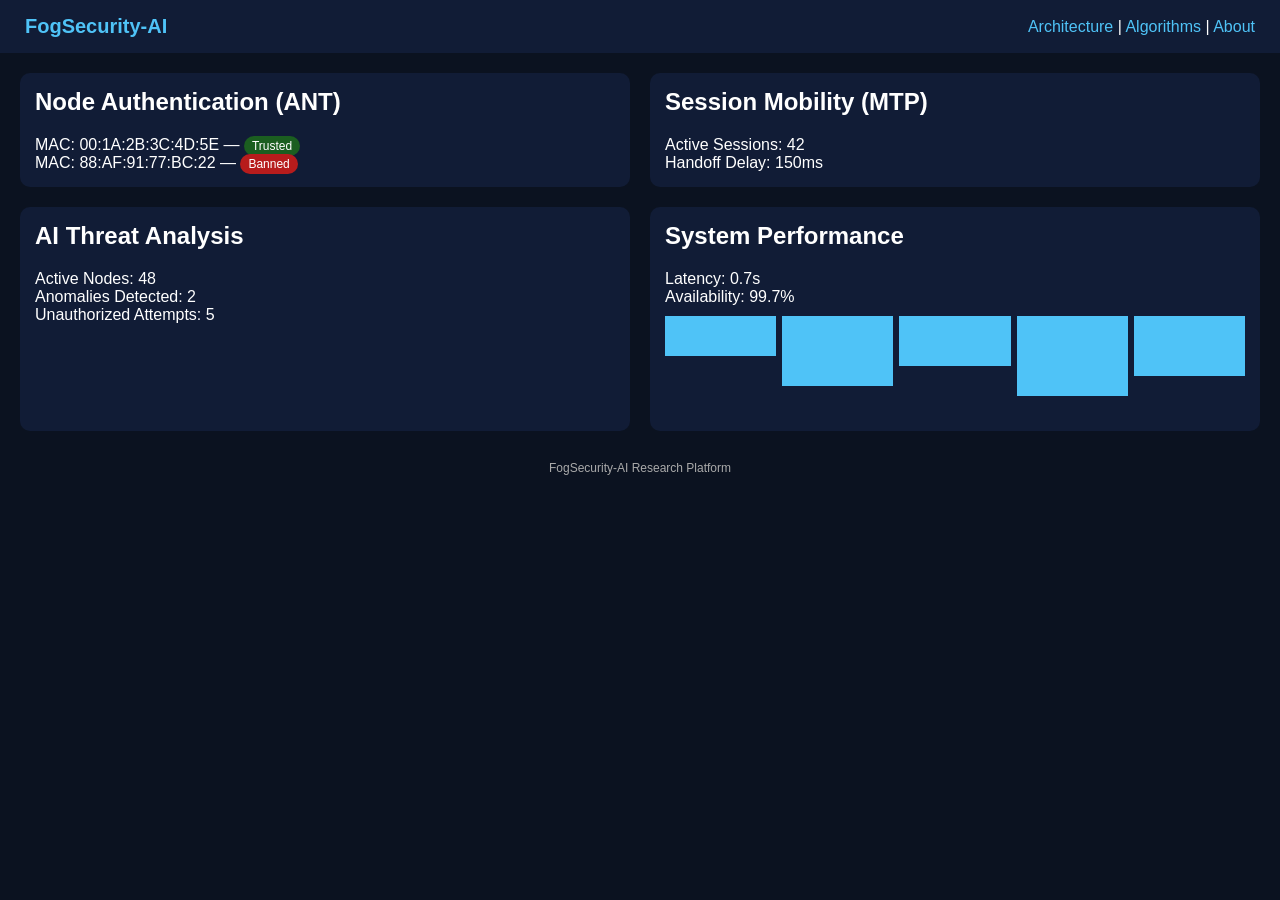
<file: index.html>
<!DOCTYPE html>
<html lang="en">
<head>
<meta charset="UTF-8">
<title>FogSecurity-AI Dashboard</title>
<meta name="viewport" content="width=device-width, initial-scale=1">
<style>
body{margin:0;font-family:Arial;background:#0b1220;color:#fff}
header{display:flex;justify-content:space-between;align-items:center;padding:15px 25px;background:#111c36}
.logo{font-weight:bold;font-size:20px;color:#4fc3f7}
.btn{padding:8px 14px;border:none;border-radius:6px;background:#4fc3f7;color:#000;font-weight:bold;cursor:pointer}
.container{display:grid;grid-template-columns:1fr 1fr;gap:20px;padding:20px}
.card{background:#111c36;padding:15px;border-radius:10px}
h2{margin-top:0}
input{width:100%;padding:8px;margin-top:5px;margin-bottom:10px;border-radius:5px;border:none}
.tag{padding:3px 8px;border-radius:12px;font-size:12px}
.good{background:#1b5e20}
.bad{background:#b71c1c}
.chart{display:flex;gap:6px;height:100px;margin-top:10px}
.bar{flex:1;background:#4fc3f7}
a{color:#4fc3f7;text-decoration:none}
footer{text-align:center;padding:10px;font-size:12px;color:#aaa}
</style>
</head>
<body>

<header>
<div class="logo">FogSecurity-AI</div>
<div>
<a href="architecture.html">Architecture</a> |
<a href="algorithms.html">Algorithms</a> |
<a href="about.html">About</a>
</div>
</header>

<div class="container">

<div class="card">
<h2>Node Authentication (ANT)</h2>
MAC: 00:1A:2B:3C:4D:5E — <span class="tag good">Trusted</span><br>
MAC: 88:AF:91:77:BC:22 — <span class="tag bad">Banned</span>
</div>

<div class="card">
<h2>Session Mobility (MTP)</h2>
Active Sessions: 42<br>
Handoff Delay: 150ms
</div>

<div class="card">
<h2>AI Threat Analysis</h2>
Active Nodes: 48<br>
Anomalies Detected: 2<br>
Unauthorized Attempts: 5
</div>

<div class="card">
<h2>System Performance</h2>
Latency: 0.7s<br>
Availability: 99.7%
<div class="chart">
<div class="bar" style="height:40%"></div>
<div class="bar" style="height:70%"></div>
<div class="bar" style="height:50%"></div>
<div class="bar" style="height:80%"></div>
<div class="bar" style="height:60%"></div>
</div>
</div>

</div>

<footer>FogSecurity-AI Research Platform</footer>
</body>
</html>
</file>
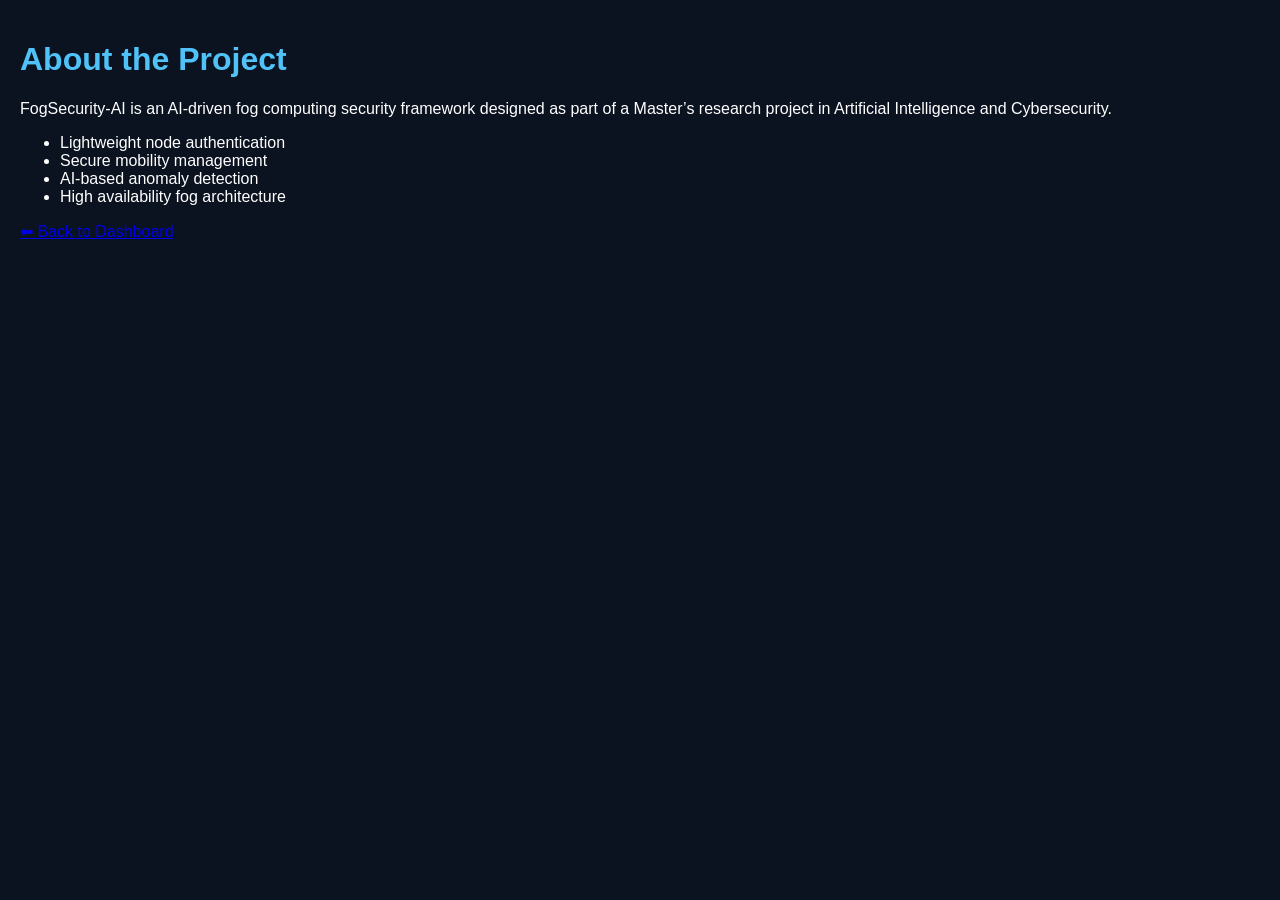
<file: about.html>
<!DOCTYPE html>
<html lang="en">
<head>
<meta charset="UTF-8">
<title>About FogSecurity-AI</title>
<style>
body{font-family:Arial;background:#0b1220;color:#fff;margin:0;padding:20px}
h1{color:#4fc3f7}
</style>
</head>
<body>

<h1>About the Project</h1>

<p>
FogSecurity-AI is an AI-driven fog computing security framework designed as part of a Master’s research project in Artificial Intelligence and Cybersecurity.
</p>

<ul>
<li>Lightweight node authentication</li>
<li>Secure mobility management</li>
<li>AI-based anomaly detection</li>
<li>High availability fog architecture</li>
</ul>

<a href="index.html">⬅ Back to Dashboard</a>
</body>
</html>
</file>
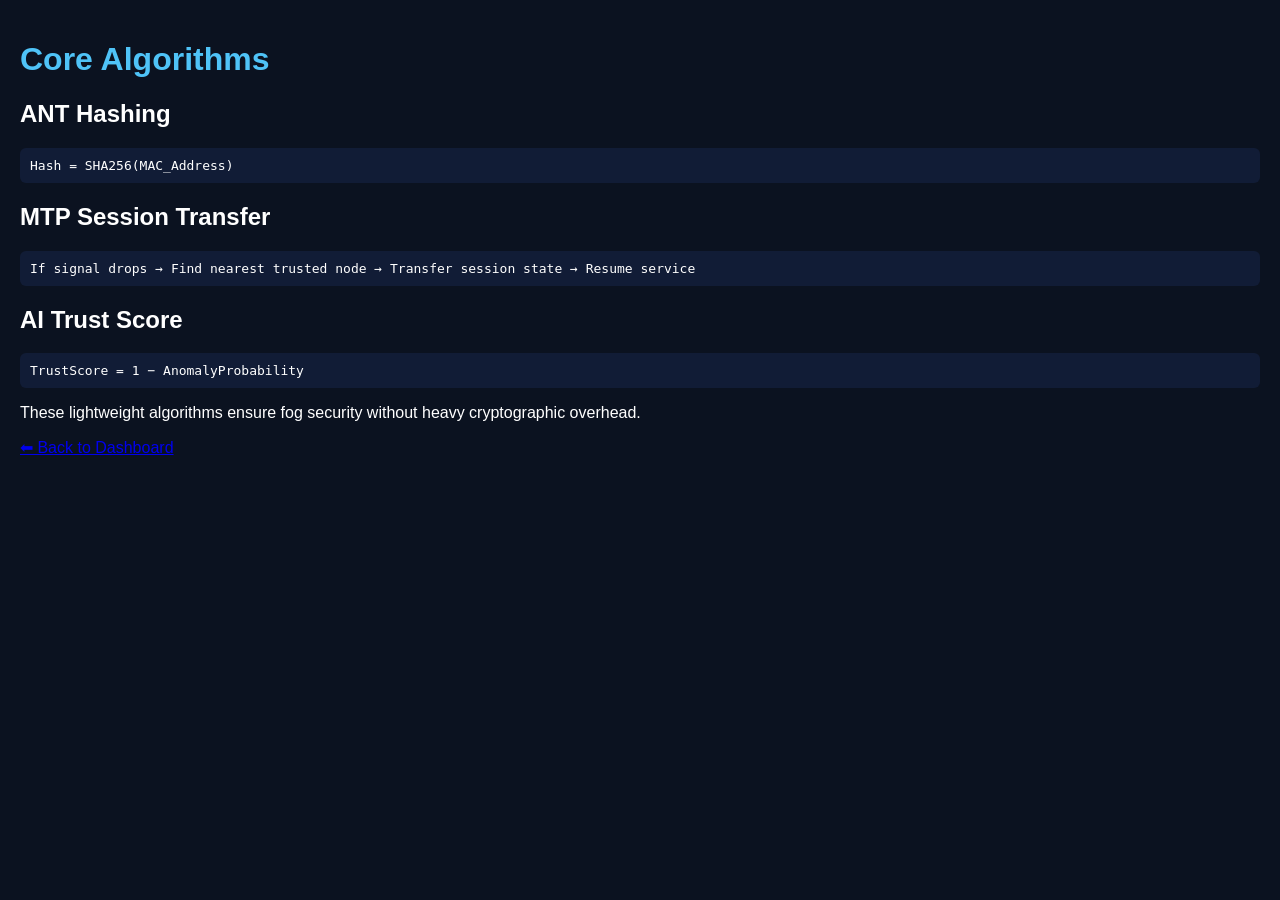
<file: algorithms.html>
<!DOCTYPE html>
<html lang="en">
<head>
<meta charset="UTF-8">
<title>FogSecurity-AI Algorithms</title>
<style>
body{font-family:Arial;background:#0b1220;color:#fff;margin:0;padding:20px}
h1{color:#4fc3f7}
code{background:#111c36;padding:10px;display:block;border-radius:6px}
</style>
</head>
<body>

<h1>Core Algorithms</h1>

<h2>ANT Hashing</h2>
<code>Hash = SHA256(MAC_Address)</code>

<h2>MTP Session Transfer</h2>
<code>
If signal drops → Find nearest trusted node → Transfer session state → Resume service
</code>

<h2>AI Trust Score</h2>
<code>
TrustScore = 1 − AnomalyProbability
</code>

<p>These lightweight algorithms ensure fog security without heavy cryptographic overhead.</p>

<a href="index.html">⬅ Back to Dashboard</a>
</body>
</html>
</file>
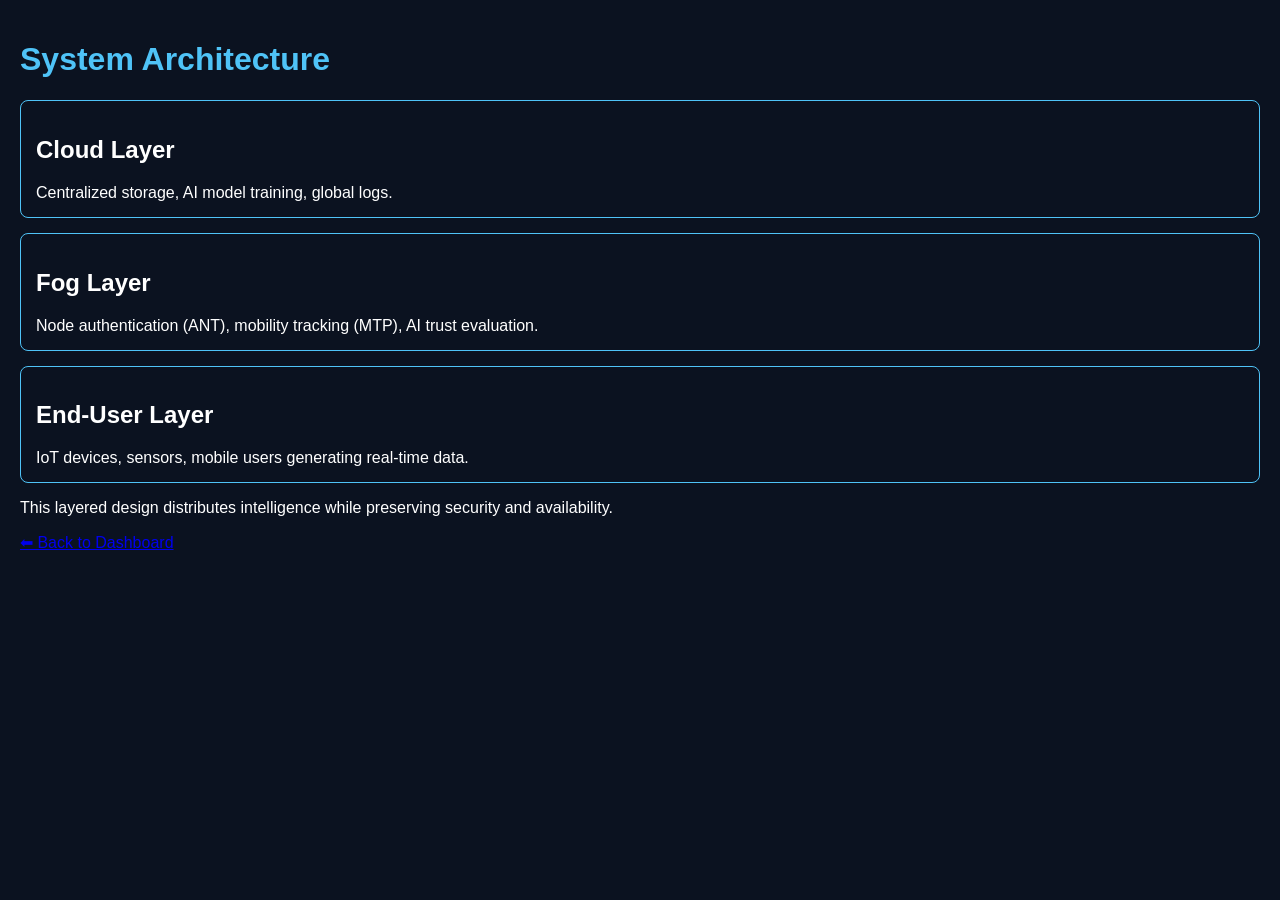
<file: architecture.html>
<!DOCTYPE html>
<html lang="en">
<head>
<meta charset="UTF-8">
<title>FogSecurity-AI Architecture</title>
<style>
body{font-family:Arial;background:#0b1220;color:#fff;margin:0;padding:20px}
h1{color:#4fc3f7}
.layer{border:1px solid #4fc3f7;padding:15px;margin-bottom:15px;border-radius:8px}
</style>
</head>
<body>

<h1>System Architecture</h1>

<div class="layer">
<h2>Cloud Layer</h2>
Centralized storage, AI model training, global logs.
</div>

<div class="layer">
<h2>Fog Layer</h2>
Node authentication (ANT), mobility tracking (MTP), AI trust evaluation.
</div>

<div class="layer">
<h2>End-User Layer</h2>
IoT devices, sensors, mobile users generating real-time data.
</div>

<p>This layered design distributes intelligence while preserving security and availability.</p>

<a href="index.html">⬅ Back to Dashboard</a>
</body>
</html>
</file>
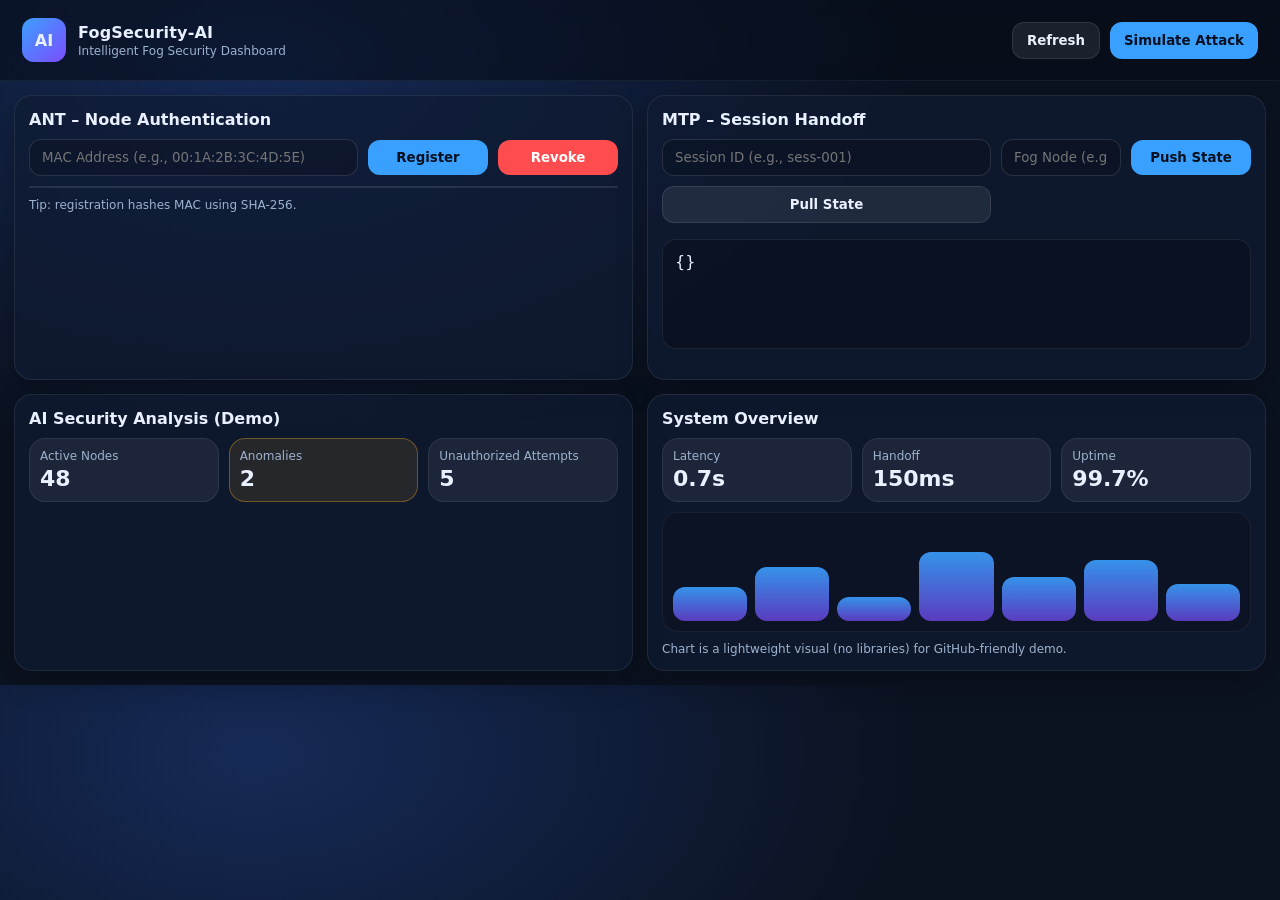
<file: app/public/dashboard.html>
<!doctype html>
<html lang="en">
<head>
  <meta charset="utf-8" />
  <meta name="viewport" content="width=device-width,initial-scale=1" />
  <title>FogSecurity-AI Dashboard</title>
  <link rel="stylesheet" href="styles.css" />
</head>
<body>
  <header class="topbar">
    <div class="brand">
      <div class="logo">AI</div>
      <div>
        <div class="title">FogSecurity-AI</div>
        <div class="subtitle">Intelligent Fog Security Dashboard</div>
      </div>
    </div>
    <div class="actions">
      <button class="btn ghost" id="btnRefresh">Refresh</button>
      <button class="btn" id="btnSimulate">Simulate Attack</button>
    </div>
  </header>

  <main class="grid">
    <section class="card">
      <h2>ANT – Node Authentication</h2>
      <div class="row">
        <input id="macInput" placeholder="MAC Address (e.g., 00:1A:2B:3C:4D:5E)" />
        <button class="btn" id="btnRegister">Register</button>
        <button class="btn danger" id="btnRevoke">Revoke</button>
      </div>
      <div class="table" id="antTable"></div>
      <div class="hint">Tip: registration hashes MAC using SHA-256.</div>
    </section>

    <section class="card">
      <h2>MTP – Session Handoff</h2>
      <div class="row">
        <input id="sessionId" placeholder="Session ID (e.g., sess-001)" />
        <input id="nodeId" placeholder="Fog Node (e.g., fog-node-3)" />
        <button class="btn" id="btnPush">Push State</button>
        <button class="btn ghost" id="btnPull">Pull State</button>
      </div>
      <pre class="codebox" id="sessionBox">{}</pre>
    </section>

    <section class="card">
      <h2>AI Security Analysis (Demo)</h2>
      <div class="kpis">
        <div class="kpi"><div class="k">Active Nodes</div><div class="v" id="kActive">48</div></div>
        <div class="kpi warn"><div class="k">Anomalies</div><div class="v" id="kAnom">2</div></div>
        <div class="kpi"><div class="k">Unauthorized Attempts</div><div class="v" id="kUnauth">5</div></div>
      </div>
      <div class="alerts" id="alerts"></div>
    </section>

    <section class="card">
      <h2>System Overview</h2>
      <div class="kpis">
        <div class="kpi"><div class="k">Latency</div><div class="v">0.7s</div></div>
        <div class="kpi"><div class="k">Handoff</div><div class="v">150ms</div></div>
        <div class="kpi"><div class="k">Uptime</div><div class="v">99.7%</div></div>
      </div>
      <div class="chart">
        <div class="bar" style="--h:35%"></div>
        <div class="bar" style="--h:55%"></div>
        <div class="bar" style="--h:25%"></div>
        <div class="bar" style="--h:70%"></div>
        <div class="bar" style="--h:45%"></div>
        <div class="bar" style="--h:62%"></div>
        <div class="bar" style="--h:38%"></div>
      </div>
      <div class="hint">Chart is a lightweight visual (no libraries) for GitHub-friendly demo.</div>
    </section>
  </main>

  <script src="dashboard.js"></script>
</body>
</html>
</file>
<file: app/public/styles.css>
:root{
  --bg:#0b1220; --card:#101b33; --muted:#9db2ce; --text:#e9f0ff;
  --accent:#3aa0ff; --good:#2bd48a; --warn:#ffb020; --bad:#ff4d4f;
}
*{box-sizing:border-box;font-family:system-ui,-apple-system,Segoe UI,Roboto,Arial}
body{margin:0;background:radial-gradient(1200px 700px at 20% 10%, #152a57 0%, var(--bg) 55%);color:var(--text)}
.topbar{display:flex;justify-content:space-between;align-items:center;padding:18px 22px;background:rgba(7,12,22,.55);backdrop-filter:blur(10px);border-bottom:1px solid rgba(255,255,255,.06)}
.brand{display:flex;gap:12px;align-items:center}
.logo{width:44px;height:44px;border-radius:12px;background:linear-gradient(135deg,var(--accent),#7c4dff);display:grid;place-items:center;font-weight:800}
.title{font-weight:800;letter-spacing:.2px}
.subtitle{color:var(--muted);font-size:12px;margin-top:2px}
.actions{display:flex;gap:10px}
.btn{border:0;border-radius:12px;padding:10px 14px;background:var(--accent);color:#04101f;font-weight:700;cursor:pointer}
.btn.ghost{background:rgba(255,255,255,.08);color:var(--text);border:1px solid rgba(255,255,255,.10)}
.btn.danger{background:var(--bad);color:white}
.grid{display:grid;grid-template-columns:repeat(2,minmax(320px,1fr));gap:14px;padding:14px}
.card{background:rgba(16,27,51,.72);border:1px solid rgba(255,255,255,.08);border-radius:18px;padding:14px;box-shadow:0 10px 30px rgba(0,0,0,.25)}
h2{margin:0 0 10px 0;font-size:16px}
.row{display:grid;grid-template-columns:1fr 120px 120px;gap:10px;align-items:center}
input{width:100%;padding:10px 12px;border-radius:12px;border:1px solid rgba(255,255,255,.12);background:rgba(0,0,0,.18);color:var(--text)}
.table{margin-top:10px;border-radius:14px;overflow:hidden;border:1px solid rgba(255,255,255,.10)}
.table .tr{display:grid;grid-template-columns:1.2fr 2fr .8fr;gap:10px;padding:10px 12px;border-bottom:1px solid rgba(255,255,255,.06)}
.table .th{background:rgba(255,255,255,.06);font-weight:800}
.tag{display:inline-flex;align-items:center;gap:6px;padding:4px 10px;border-radius:999px;font-size:12px;font-weight:800}
.tag.good{background:rgba(43,212,138,.15);color:var(--good);border:1px solid rgba(43,212,138,.25)}
.tag.bad{background:rgba(255,77,79,.15);color:var(--bad);border:1px solid rgba(255,77,79,.25)}
.codebox{background:rgba(0,0,0,.25);padding:12px;border-radius:14px;border:1px solid rgba(255,255,255,.08);min-height:110px;overflow:auto}
.kpis{display:grid;grid-template-columns:repeat(3,1fr);gap:10px}
.kpi{background:rgba(255,255,255,.06);border:1px solid rgba(255,255,255,.08);border-radius:16px;padding:10px}
.kpi.warn{border-color:rgba(255,176,32,.35);background:rgba(255,176,32,.10)}
.k{color:var(--muted);font-size:12px}
.v{font-size:22px;font-weight:900;margin-top:3px}
.alerts{margin-top:10px;display:grid;gap:8px}
.alert{display:flex;justify-content:space-between;align-items:center;padding:10px 12px;border-radius:14px;background:rgba(255,255,255,.06);border:1px solid rgba(255,255,255,.08)}
.pill{padding:4px 10px;border-radius:999px;font-weight:800;font-size:12px}
.pill.high{background:rgba(255,77,79,.18);border:1px solid rgba(255,77,79,.25);color:#ffd1d1}
.chart{display:flex;gap:8px;align-items:flex-end;height:120px;margin-top:10px;padding:10px;border-radius:16px;background:rgba(0,0,0,.18);border:1px solid rgba(255,255,255,.06)}
.bar{width:14%;height:var(--h);border-radius:12px;background:linear-gradient(180deg, rgba(58,160,255,.9), rgba(124,77,255,.7))}
.hint{margin-top:10px;color:var(--muted);font-size:12px}
@media(max-width:980px){.grid{grid-template-columns:1fr}.row{grid-template-columns:1fr 1fr}}
</file>
